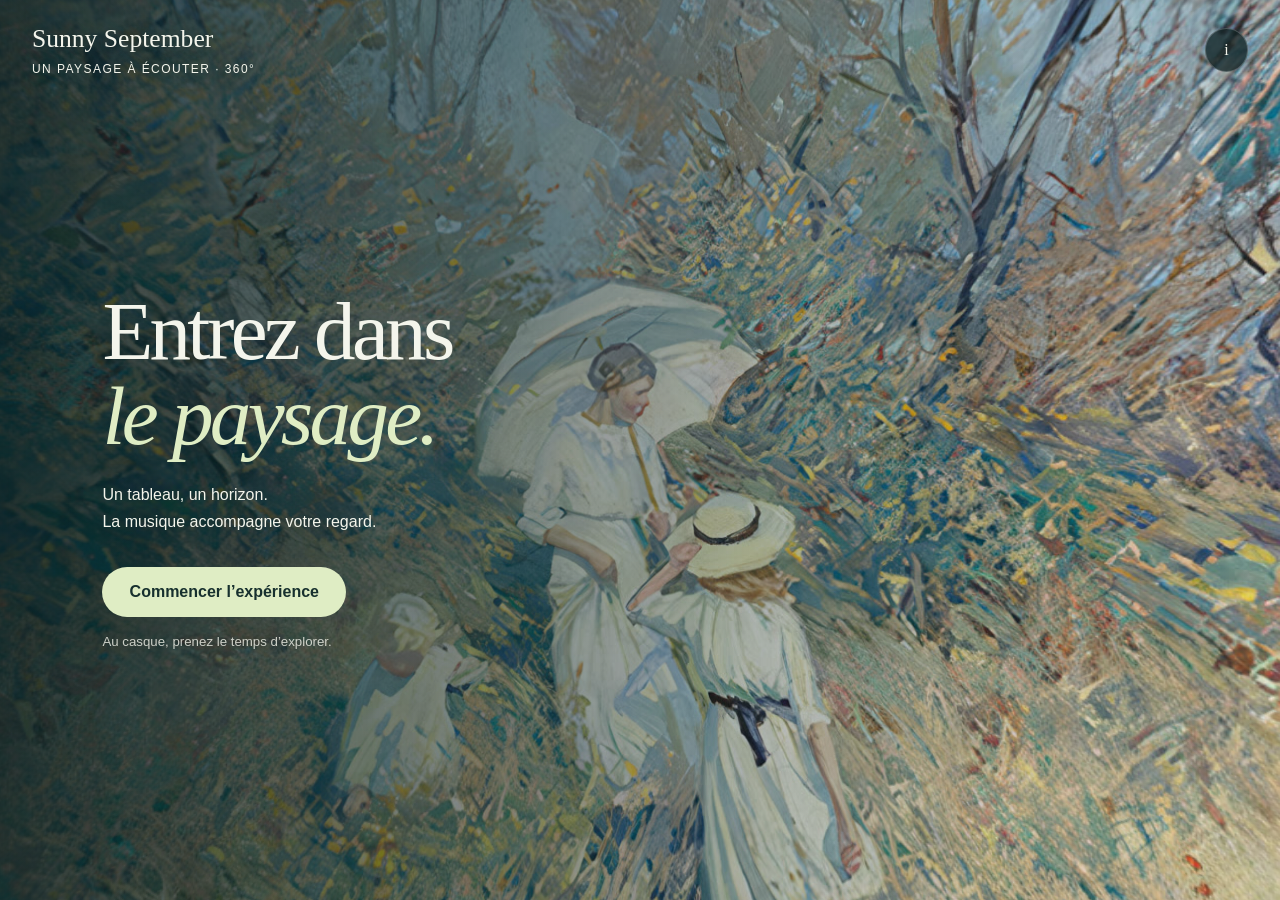
<file: index.html>
<!doctype html>
<html lang="fr">
<head>
  <meta charset="utf-8">
  <meta name="viewport" content="width=device-width,initial-scale=1,viewport-fit=cover">
  <meta name="theme-color" content="#142c2d">
  <meta name="description" content="Entrez dans Sunny September : un panorama impressionniste à 360° et une composition sonore qui accompagne votre regard. Une expérience de Romina Soledad Romay.">
  <title>Sunny September — Romina Soledad Romay</title>
  <link rel="stylesheet" href="style.css">
  <script src="script.js" defer></script>
</head>
<body>
  <canvas id="panorama" tabindex="0" aria-label="Paysage à 360 degrés. Faites glisser ou utilisez les flèches du clavier pour regarder autour de vous."></canvas>
  <header class="masthead">
    <a class="wordmark" href="#" id="home">Sunny September<span>Un paysage à écouter · 360°</span></a>
    <button class="round" id="about-button" aria-label="À propos de l’œuvre">i</button>
  </header>
  <main class="entrance" id="entrance">
    <div class="intro">
      <h1>Entrez dans<br><em>le paysage.</em></h1>
      <p>Un tableau, un horizon.<br>La musique accompagne votre regard.</p>
      <button class="primary" id="start" disabled>Chargement du paysage…</button>
      <p class="small">Au casque, prenez le temps d’explorer.</p>
    </div>
  </main>
  <p id="notice" class="notice" role="status" aria-live="polite"></p>
  <div class="experience" id="experience" hidden>
    <div class="sound-label"><span id="zone">Le vent</span><span class="hint">Glissez pour explorer · Molette pour zoomer</span></div>
    <footer class="controls" aria-label="Commandes de l’expérience">
      <button id="play" aria-label="Mettre en pause">Pause</button>
      <label class="composition">Musique <select id="composition"><option value="musicA">A</option><option value="musicB">B</option></select></label>
      <label class="volume">Volume <input id="volume" type="range" min="0" max="1" step="0.01" value="0.65"></label>
      <button id="tour" aria-pressed="false">Promenade</button>
      <button id="recenter">Recentrer</button>
      <button id="fullscreen" aria-label="Afficher en plein écran">Plein écran</button>
    </footer>
  </div>
  <dialog id="about">
    <button class="close" id="close-about" aria-label="Fermer">×</button>
    <p class="eyebrow">Sunny September</p>
    <h2>Une peinture à habiter.</h2>
    <p>Explorez un paysage inspiré de <em>Sunny September</em> (1913), de Helen McNicoll, étendu par intelligence artificielle. Les oiseaux, le vent et l’eau se mêlent à la musique selon la direction de votre regard.</p>
    <p class="small">Clavier : flèches pour regarder, + et − pour zoomer, touche Espace pour mettre en pause. Le panorama est une image projetée sur une sphère : vous pouvez regarder autour de vous depuis un point fixe.</p>
  </dialog>
  <noscript>Activez JavaScript pour explorer le panorama à 360°.</noscript>
</body>
</html>
</file>
<file: style.css>
:root{color-scheme:dark;--ink:#f4f5ec;--glass:rgba(17,37,38,.78);--accent:#dfedc4;font-family:Arial,Helvetica,sans-serif;font-size:16px}
*{box-sizing:border-box}body{margin:0;background:#142c2d;color:var(--ink);overflow:hidden}button,a,input,select{-webkit-tap-highlight-color:transparent}button,select{font:inherit;color:inherit}button{cursor:pointer}button:disabled{cursor:wait;opacity:.65}button:focus-visible,a:focus-visible,input:focus-visible,select:focus-visible,canvas:focus-visible{outline:3px solid #e5f6b9;outline-offset:5px}button,select{border:1px solid #ffffff35;background:var(--glass);border-radius:30px;padding:.75rem 1.1rem}button:hover{background:#274643}button[aria-pressed=true]{background:var(--accent);color:#17302e}a{color:inherit}canvas{display:block;width:100vw;height:100dvh;touch-action:none;cursor:grab}canvas.dragging{cursor:grabbing}.masthead{position:fixed;top:0;left:0;right:0;display:flex;align-items:center;justify-content:space-between;padding:max(1.5rem,env(safe-area-inset-top)) 2rem;pointer-events:none;z-index:3}.masthead>*{pointer-events:auto}.wordmark{text-decoration:none;font:1.6rem Georgia,serif;text-shadow:0 2px 16px #142c2d}.wordmark span{display:block;font:.75rem Arial,sans-serif;letter-spacing:.12em;margin-top:.5rem;text-transform:uppercase}.round{width:2.7rem;height:2.7rem;padding:0;font-family:Georgia,serif}.entrance{position:fixed;inset:0;display:flex;align-items:center;padding:7rem 8vw 5rem;background:linear-gradient(90deg,rgba(10,29,30,.83),rgba(10,29,30,.26) 65%,transparent)}.intro{max-width:34rem}.eyebrow{font-size:.8rem;letter-spacing:.15em;text-transform:uppercase;line-height:1.7}h1{font:clamp(3.5rem,6.5vw,6.5rem)/1.03 Georgia,serif;letter-spacing:-.045em;margin:1.4rem 0}h1 em{font-weight:normal;color:var(--accent)}.intro>p:not(.eyebrow){line-height:1.65}.primary{background:var(--accent);color:#17302e;border:0;padding:1rem 1.7rem;margin-top:1rem;font-weight:600}.primary:hover{background:#f0f7df}.small{font-size:.83rem;line-height:1.6;opacity:.8}.experience[hidden],.entrance[hidden]{display:none}.sound-label{position:fixed;bottom:7.5rem;left:2rem;text-shadow:0 2px 12px #112725;pointer-events:none}#zone{display:block;font:2rem Georgia,serif;margin-bottom:.5rem}.hint{font-size:.8rem}.controls{position:fixed;bottom:max(1.25rem,env(safe-area-inset-bottom));left:50%;transform:translateX(-50%);display:flex;align-items:center;gap:.3rem;max-width:calc(100vw - 2rem);padding:.55rem;background:var(--glass);border:1px solid #ffffff2a;border-radius:3rem;backdrop-filter:blur(18px);box-shadow:0 4px 35px #0d242339}.controls button{background:transparent;border-color:transparent;white-space:nowrap;font-size:.85rem;padding:.8rem}.controls button:hover{background:#ffffff15}.controls button[aria-pressed=true]{background:var(--accent);color:#17302e}.composition,.volume{display:flex;align-items:center;gap:.5rem;font-size:.8rem;padding:0 .5rem}.composition select{padding:.5rem .7rem;font-size:.85rem}.volume input{width:6rem;accent-color:var(--accent)}.notice{position:fixed;top:6rem;left:50%;transform:translateX(-50%);max-width:min(35rem,90vw);background:var(--glass);padding:.8rem 1.2rem;border-radius:1rem;text-align:center;z-index:5;font-size:.9rem;line-height:1.5}.notice:empty{display:none}dialog{color:var(--ink);background:#183333;border:1px solid #ffffff30;border-radius:1.5rem;padding:2.5rem;max-width:35rem;width:calc(100% - 2rem);line-height:1.65}dialog::backdrop{background:#071e22a8;backdrop-filter:blur(8px)}dialog h2{font:2.3rem Georgia,serif}.close{float:right;padding:.25rem .7rem;font-size:1.5rem}noscript{position:fixed;inset:40% 10%;padding:2rem;background:var(--glass)}
@media(max-width:760px){.masthead{padding:1.2rem}.wordmark{font-size:1.3rem}.wordmark span{font-size:.65rem}.entrance{padding:7rem 1.7rem 6rem;background:linear-gradient(90deg,#102b2cbb,#102b2c30)}h1{font-size:clamp(3.4rem,11vw,5rem)}.controls{border-radius:1.5rem;flex-wrap:wrap;justify-content:center;width:max-content;gap:0;padding:.4rem}.controls button{font-size:.78rem;padding:.7rem}.volume{padding:.5rem}.volume input{width:4.5rem}.sound-label{left:1.5rem;bottom:9rem}#zone{font-size:1.6rem}.hint{font-size:.7rem}.notice{top:5.5rem}.intro .eyebrow{max-width:15rem}}
@media(prefers-reduced-motion:reduce){*{scroll-behavior:auto}}
</file>
